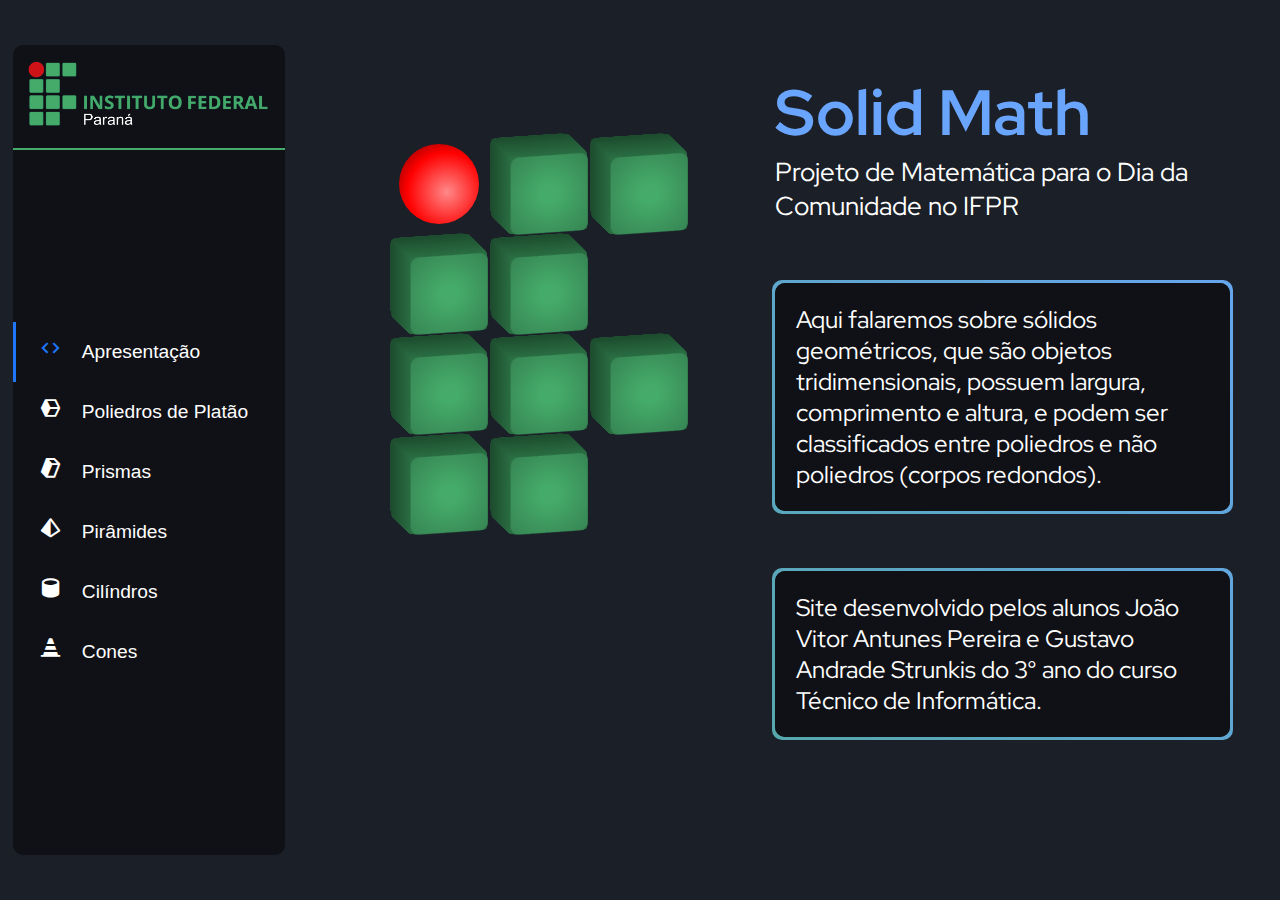
<file: index.html>
<!DOCTYPE html>
<html lang="pt-br">
    <head>
        <meta charset="UTF-8">
        <meta name="viewport" content="width=device-width, initial-scale=1.0">
        <link href="./styles/a1.css" rel="stylesheet" />
        <link rel="preconnect" href="https://fonts.googleapis.com">
        <link rel="preconnect" href="https://fonts.gstatic.com" crossorigin>
        <link href="https://fonts.googleapis.com/css2?family=Red+Hat+Display:ital,wght@0,300;0,400;0,500;0,600;0,700;0,800;0,900;1,300;1,400;1,500;1,600;1,700;1,800;1,900&family=Roboto:wght@100;700&display=swap" rel="stylesheet">
        <link href='https://unpkg.com/boxicons@2.1.4/css/boxicons.min.css' rel='stylesheet'>
        <title>SolidMath</title>
    </head>
    <body>
        <main class="main_1">
            <div class="barra_lateral">
                <div id="logoIFdiv">
                    <div id="bx-menu-container">
                        <i class='bx bx-menu'></i>
                        <span>Recolher Menu</span>
                    </div>
                    <a href="https://ifpr.edu.br" target="_blank"><img src="imagens/LogoIF0semfundoVerLetBranc.png" id="logoIF" alt=""></a>
                </div>
                <div class="ty_container">
                    <div id="item_1" class="ty_item" style="--s: 1;" onclick="ty_item_onClick(this.id);"><i class='bx bx-code' id="icon_1"></i><span>Apresentação</span></div>
                    <div id="item_2" class="ty_item" style="--s: 0;" onclick="ty_item_onClick(this.id);"><i class='bx bxs-cube-alt' id="icon_2"></i><span>Poliedros de Platão</span></div>
                    <div id="item_3" class="ty_item" style="--s: 0;" onclick="ty_item_onClick(this.id);"><i class='bx bxs-cuboid' id="icon_3"></i><span>Prismas</span></div>
                    <div id="item_4" class="ty_item" style="--s: 0;" onclick="ty_item_onClick(this.id);"><i class='bx bxs-pyramid' id="icon_4"></i><span>Pirâmides</span></div>
                    <div id="item_5" class="ty_item" style="--s: 0;" onclick="ty_item_onClick(this.id);"><i class='bx bxs-cylinder' id="icon_5"></i><span>Cilíndros</span></div>
                    <div id="item_6" class="ty_item" style="--s: 0;" onclick="ty_item_onClick(this.id);"><i class='bx bxs-traffic-cone' id="icon_6"></i><span>Cones</span></div>
                </div>
            </div>
            <div class="iframe_conteiner">
                <iframe class="iframe" src="./home/home.html"></iframe>
            </div>
        </main>
        
        <script src="./scripts/a1.js"></script>
    </body>
</html>
</file>
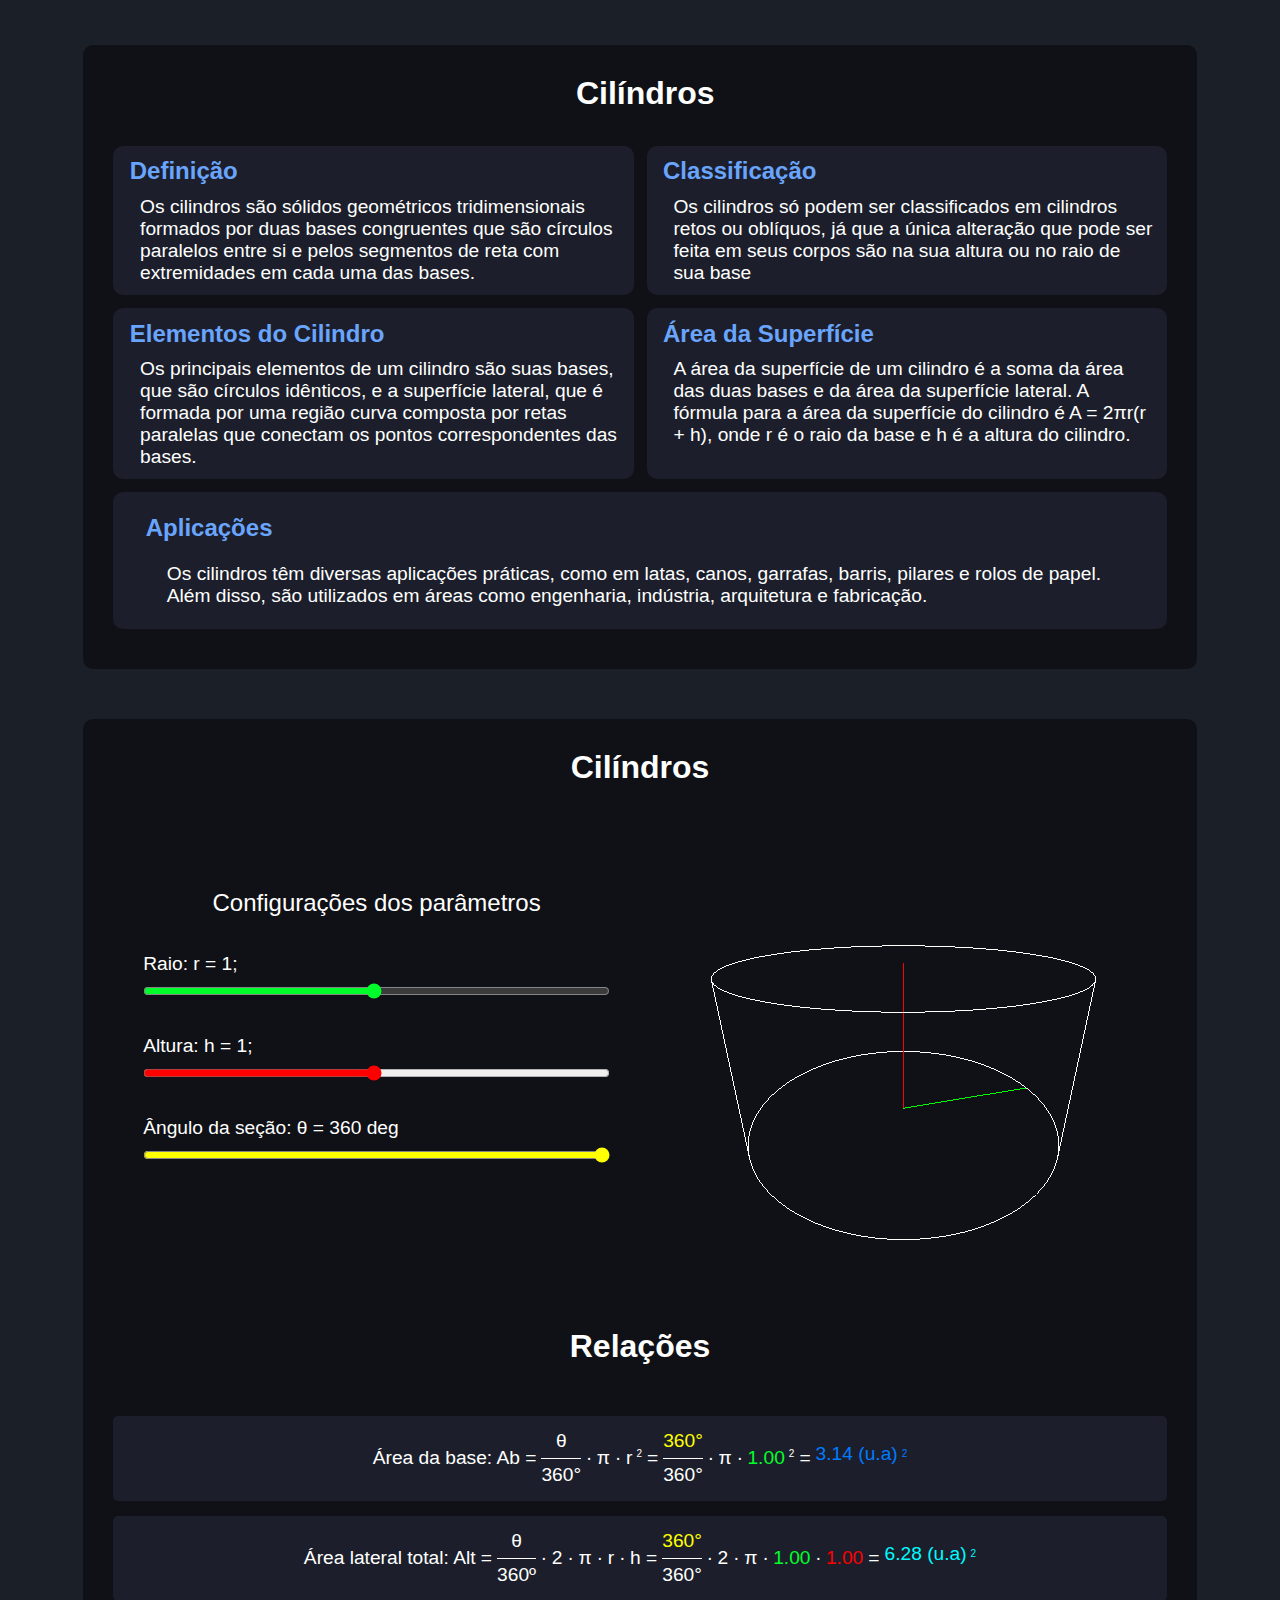
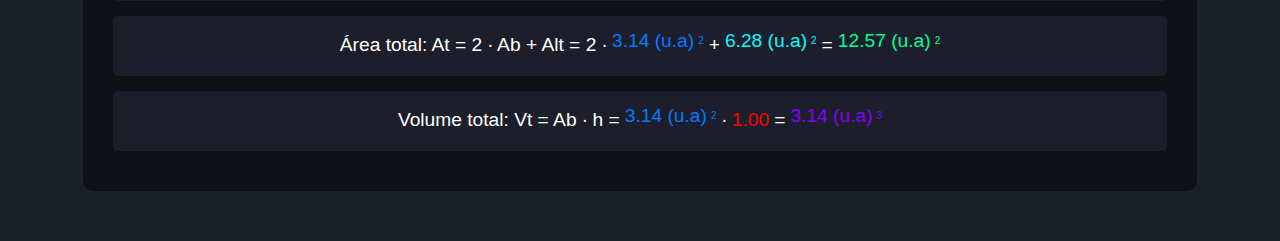
<file: cilindros/cilindros_1.html>
<!DOCTYPE html>
<html lang="pt-br">
    <head>
        <meta charset="UTF-8">
        <meta name="viewport" content="width=device-width, initial-scale=1.0">
        <link href="../styles/a1.css" rel="stylesheet" />
        <title>SolidMath</title>
    </head>
    <body>
        <div class="main_2">
            <div class="obj_conteiner_2 cilindros">
                <div class="obj_title_1">Cilíndros</div>
                <div id="cilindrosDef" class="divsDefs">
                    <h2>Definição</h2>
                    <p>Os cilindros são sólidos geométricos tridimensionais formados por duas bases congruentes que são círculos paralelos entre si e pelos segmentos de reta com extremidades em cada uma das bases.</p>
                </div>
                <div id="cilindrosClass" class="divsDefs">
                    <h2>Classificação</h2>
                    <p>Os cilindros só podem ser classificados em cilindros retos ou oblíquos, já que a única alteração que pode ser feita em seus corpos são na sua altura ou no raio de sua base</p>
                </div>
                <div id="cilindrosElementos" class="divsDefs">
                    <h2>Elementos do Cilindro</h2>
                    <p>Os principais elementos de um cilindro são suas bases, que são círculos idênticos, e a superfície lateral, que é formada por uma região curva composta por retas paralelas que conectam os pontos correspondentes das bases.</p>
                </div>
                <div id="cilindrosSuperficie" class="divsDefs">
                    <h2>Área da Superfície</h2>
                    <p>A área da superfície de um cilindro é a soma da área das duas bases e da área da superfície lateral. A fórmula para a área da superfície do cilindro é A = 2πr(r + h), onde r é o raio da base e h é a altura do cilindro.</p>
                </div>
                <div id="cilindrosAplicacoes" class="divsDefs">
                    <h2>Aplicações</h2>
                    <p>Os cilindros têm diversas aplicações práticas, como em latas, canos, garrafas, barris, pilares e rolos de papel. Além disso, são utilizados em áreas como engenharia, indústria, arquitetura e fabricação.</p>
                </div>
            </div>
            <div class="obj_conteiner_1">
                <div class="obj_title_1">Cilíndros</div>
                <div class="content_conteiner_1">
                    <div class="config_1">
                        <div class="config_content_conteiner_items_1">
                            <div class="config_title_1">Configurações dos parâmetros</div>
                            <br />
                            <br />
                            <div id="idLabel_1" class="label_1">Raio da base: r = 1</div>
                            <input id="idRange_1" type="range" class="inp_raio_2" min="1" max="100" value="50" />
                            <br />
                            <br />
                            <div id="idLabel_2" class="label_1">Altura: h = 1</div>
                            <input id="idRange_2" type="range" class="inp_h_1" min="1" max="100" value="50" />
                            <br />
                            <br />
                            <div id="idLabel_3" class="label_1">Ângulo da seção: θ = 360 deg</div>
                            <input id="idRange_3" type="range" class="inp_an_1" min="1" max="360" value="360" />
                        </div>
                    </div>
                    <div id="idD3_viewer_1" class="d3_viewer_1"></div>
                </div>
                <div class="values_conteiner_1">
                    <div class="values_title_1">Relações</div>
                    <div id="idOutLabel_1" class="outLabels_1">Área da base: Ab = <s></s><frac1><num1>θ</num1><div class="bar_1"></div><di1>360°</di1></frac1><s></s> ∙ π ∙ r<power_1>2</power_1><s></s>= <s></s><frac1><num1><th1_1></th1_1></num1><div class="bar_1"></div><di1>360°</di1></frac1><s></s> ∙ π ∙ <s></s><r1_1></r1_1><power_1>2</power_1><s></s>=<s></s><Ab1_1></Ab1_1></div>
                    <div id="idOutLabel_2" class="outLabels_1">Área lateral total: Alt = <s></s><frac1><num1>θ</num1><div class="bar_1"></div><di1>360º</di1></frac1><s></s> ∙ 2 ∙ π ∙ r ∙ h = <s></s><frac1><num1><th1_1></th1_1></num1><div class="bar_1"></div><di1>360°</di1></frac1><s></s> ∙ 2 ∙ π ∙ <s></s><r1_1></r1_1><s></s> ∙ <s></s><h1_1></h1_1><s></s>=<s></s><Alt1_1></Alt1_1></div>
                    <div id="idOutLabel_3" class="outLabels_1">Área total: At = 2 ∙ Ab + Alt = 2 ∙ <s></s><Ab1_1></Ab1_1><s></s> + <s></s><Alt1_1></Alt1_1><s></s> = <s></s><At1_1></At1_1></div>
                    <div id="idOutLabel_4" class="outLabels_1">Volume total: Vt = Ab ∙ h = <s></s><Ab1_1></Ab1_1><s></s> ∙ <s></s><h1_1></h1_1><s></s> = <s></s><Vt1_1></Vt1_1></div>
                </div>
            </div>
        </div>
        <script src="../three/build/three.js"></script>
        <script src="../scripts/cilindros_1.js"></script>
    </body>
</html>
</file>
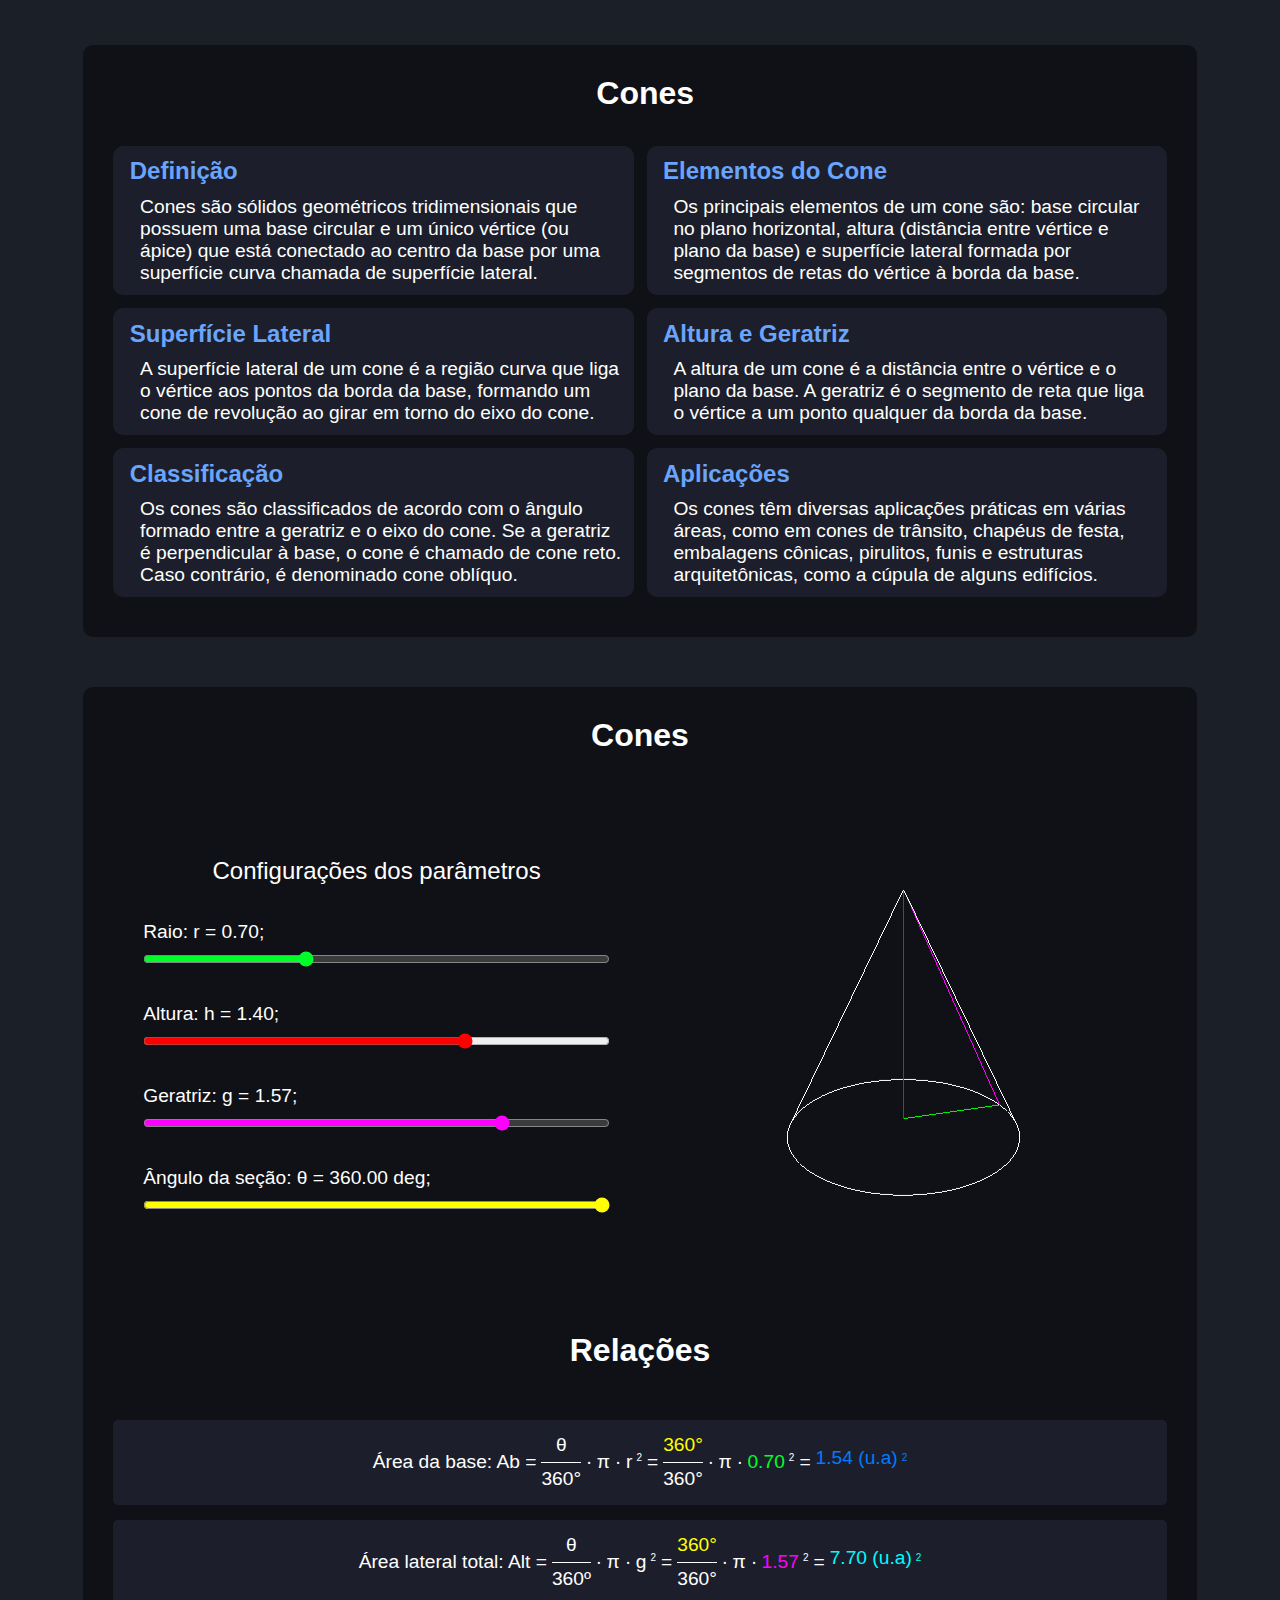
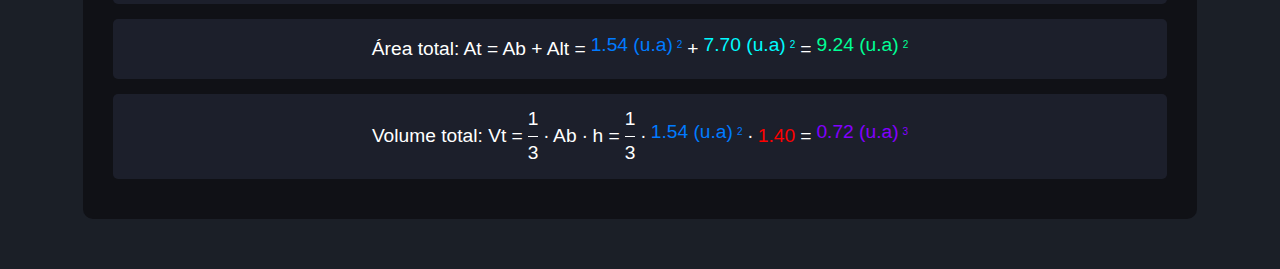
<file: cones/cones_1.html>
<!DOCTYPE html>
<html lang="pt-br">
    <head>
        <meta charset="UTF-8">
        <meta name="viewport" content="width=device-width, initial-scale=1.0">
        <link href="../styles/a1.css" rel="stylesheet" />
        <title>SolidMath</title>
    </head>
    <body>
        <div class="main_2">
                <div class="obj_conteiner_2 cones">
                    <div class="obj_title_1">Cones</div>
                    <div id="conesDef" class="divsDefs">
                        <h2>Definição</h2>
                        <p>Cones são sólidos geométricos tridimensionais que possuem uma base circular e um único vértice (ou ápice) que está conectado ao centro da base por uma superfície curva chamada de superfície lateral.</p>
                    </div>
                    <div id="conesElementos" class="divsDefs">
                        <h2>Elementos do Cone</h2>
                        <p>Os principais elementos de um cone são: base circular no plano horizontal, altura (distância entre vértice e plano da base) e superfície lateral formada por segmentos de retas do vértice à borda da base.</p>
                    </div>
                    <div id="conesSuperficie" class="divsDefs">
                        <h2>Superfície Lateral</h2>
                        <p>A superfície lateral de um cone é a região curva que liga o vértice aos pontos da borda da base, formando um cone de revolução ao girar em torno do eixo do cone.</p>
                    </div>
                    <div id="conesAltura" class="divsDefs">
                        <h2>Altura e Geratriz</h2>
                        <p>A altura de um cone é a distância entre o vértice e o plano da base. A geratriz é o segmento de reta que liga o vértice a um ponto qualquer da borda da base.</p>
                    </div>
                    <div id="conesClass" class="divsDefs">
                        <h2>Classificação</h2>
                        <p>Os cones são classificados de acordo com o ângulo formado entre a geratriz e o eixo do cone. Se a geratriz é perpendicular à base, o cone é chamado de cone reto. Caso contrário, é denominado cone oblíquo.</p>
                    </div>
                    <div id="conesAplicacoes" class="divsDefs">
                        <h2>Aplicações</h2>
                        <p>Os cones têm diversas aplicações práticas em várias áreas, como em cones de trânsito, chapéus de festa, embalagens cônicas, pirulitos, funis e estruturas arquitetônicas, como a cúpula de alguns edifícios.</p>
                    </div>
                </div>
                <div class="obj_conteiner_1">
                <div class="obj_title_1">Cones</div>
                <div class="content_conteiner_1">
                    <div class="config_1">
                        <div class="config_content_conteiner_items_1">
                            <div class="config_title_1">Configurações dos parâmetros</div>
                            <br />
                            <br />
                            <div id="idLabel_1" class="label_1">Raio da base: r = 1</div>
                            <input id="idRange_1" type="range" class="inp_raio_2" min="1" max="100" value="35" />
                            <br />
                            <br />
                            <div id="idLabel_2" class="label_1">Altura: h = 1</div>
                            <input id="idRange_2" type="range" class="inp_h_1" min="1" max="100" value="70" />
                            <br />
                            <br />
                            <div id="idLabel_4" class="label_1">Geratriz: g = 1</div>
                            <input id="idRange_4" type="range" class="inp_Lb_1" min="1" max="100" value="50" />
                            <br />
                            <br />
                            <div id="idLabel_3" class="label_1">Ângulo da seção: θ = 360 deg</div>
                            <input id="idRange_3" type="range" class="inp_an_1" min="1" max="360" value="360" />
                        </div>
                    </div>
                    <div id="idD3_viewer_1" class="d3_viewer_1"></div>
                </div>
                <br />
                <br />
                <div class="values_conteiner_1">
                    <div class="values_title_1">Relações</div>
                    <div id="idOutLabel_1" class="outLabels_1">Área da base: Ab = <s></s><frac1><num1>θ</num1><div class="bar_1"></div><di1>360°</di1></frac1><s></s> ∙ π ∙ r<power_1>2</power_1><s></s>= <s></s><frac1><num1><th1_1></th1_1></num1><div class="bar_1"></div><di1>360°</di1></frac1><s></s> ∙ π ∙ <s></s><r1_1></r1_1><power_1>2</power_1><s></s>=<s></s><Ab1_1></Ab1_1></div>
                    <div id="idOutLabel_2" class="outLabels_1">Área lateral total: Alt = <s></s><frac1><num1>θ</num1><div class="bar_1"></div><di1>360º</di1></frac1><s></s> ∙ π ∙ g<power_1>2</power_1><s></s> = <s></s><frac1><num1><th1_1></th1_1></num1><div class="bar_1"></div><di1>360°</di1></frac1><s></s> ∙ π ∙ <s></s><g1_1></g1_1><power_1>2</power_1><s></s>=<s></s><Alt1_1></Alt1_1></div>
                    <div id="idOutLabel_3" class="outLabels_1">Área total: At = Ab + Alt = <s></s><Ab1_1></Ab1_1><s></s> + <s></s><Alt1_1></Alt1_1><s></s> = <s></s><At1_1></At1_1></div>
                    <div id="idOutLabel_4" class="outLabels_1">Volume total: Vt = <s></s><frac1><num1>1</num1><div class="bar_1"></div><di1>3</di1></frac1><s></s> ∙ Ab ∙ h = <s></s><frac1><num1>1</num1><div class="bar_1"></div><di1>3</di1></frac1><s></s> ∙  <s></s><Ab1_1></Ab1_1><s></s> ∙ <s></s><h1_1></h1_1><s></s> = <s></s><Vt1_1></Vt1_1></div>
                </div>
            </div>
        </div>
        <script src="../three/build/three.js"></script>
        <script src="../scripts/cones_1.js"></script>
    </body>
</html>
</file>
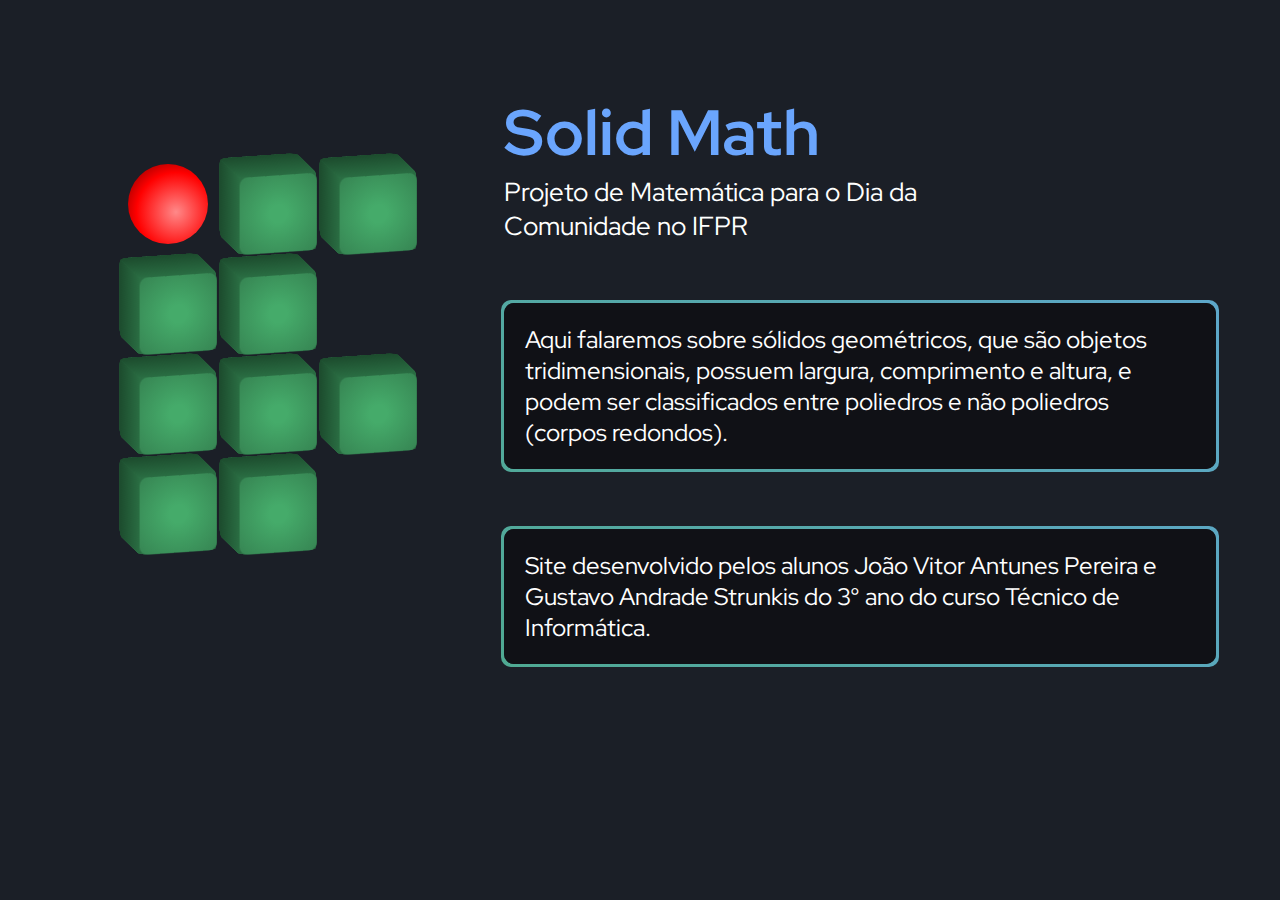
<file: home/home.html>
<!DOCTYPE html>
<html lang="en">
<head>
    <meta charset="UTF-8">
    <meta name="viewport" content="width=device-width, initial-scale=1.0">
    <link href="../styles/a1.css" rel="stylesheet" />
    <link rel="preconnect" href="https://fonts.googleapis.com">
    <link rel="preconnect" href="https://fonts.gstatic.com" crossorigin>
    <link href="https://fonts.googleapis.com/css2?family=Red+Hat+Display:ital,wght@0,300;0,400;0,500;0,600;0,700;0,800;0,900;1,300;1,400;1,500;1,600;1,700;1,800;1,900&family=Roboto:wght@100;700&display=swap" rel="stylesheet">
    <title>SolidMath</title>
</head>
<body>
    <div class="main_2" id="mainApresentacao">
        <div class="divApresentacao">
            <div id="logo" class="container">
                <div class="cardLogo" name="card1" id="sphereDiv">
                </div>
                <div class="cardLogo box" name="card2">
                    <div class="cube">
                        <div class="cube-side"></div>
                        <div class="cube-side"></div>
                        <div class="cube-side"></div>
                        <div class="cube-side"></div>
                        <div class="cube-side"></div>
                        <div class="cube-side"></div>
                        <div class="cube-side internal"></div>
                    </div>
                </div>
                <div class="cardLogo" name="card3">
                    <div class="cube">
                        <div class="cube-side"></div>
                        <div class="cube-side"></div>
                        <div class="cube-side"></div>
                        <div class="cube-side"></div>
                        <div class="cube-side"></div>
                        <div class="cube-side"></div>
                        <div class="cube-side internal"></div>
                    </div>
                </div>
                <div class="cardLogo" name="card4">
                    <div class="cube">
                        <div class="cube-side"></div>
                        <div class="cube-side"></div>
                        <div class="cube-side"></div>
                        <div class="cube-side"></div>
                        <div class="cube-side"></div>
                        <div class="cube-side"></div>
                        <div class="cube-side internal"></div>
                    </div>
                </div>
                <div class="cardLogo" name="card5">
                    <div class="cube">
                        <div class="cube-side"></div>
                        <div class="cube-side"></div>
                        <div class="cube-side"></div>
                        <div class="cube-side"></div>
                        <div class="cube-side"></div>
                        <div class="cube-side"></div>
                        <div class="cube-side internal"></div>
                    </div>
                </div>
                <br>
                <div class="cardLogo" name="card6">
                    <div class="cube">
                        <div class="cube-side"></div>
                        <div class="cube-side"></div>
                        <div class="cube-side"></div>
                        <div class="cube-side"></div>
                        <div class="cube-side"></div>
                        <div class="cube-side"></div>
                        <div class="cube-side internal"></div>
                    </div>
                </div>
                <div class="cardLogo" name="card7">
                    <div class="cube">
                        <div class="cube-side"></div>
                        <div class="cube-side"></div>
                        <div class="cube-side"></div>
                        <div class="cube-side"></div>
                        <div class="cube-side"></div>
                        <div class="cube-side"></div>
                        <div class="cube-side internal"></div>
                    </div>
                </div>
                <div class="cardLogo" name="card8">
                    <div class="cube">
                        <div class="cube-side"></div>
                        <div class="cube-side"></div>
                        <div class="cube-side"></div>
                        <div class="cube-side"></div>
                        <div class="cube-side"></div>
                        <div class="cube-side"></div>
                        <div class="cube-side internal"></div>
                    </div>
                </div>
                <div class="cardLogo" name="card9">
                    <div class="cube">
                        <div class="cube-side"></div>
                        <div class="cube-side"></div>
                        <div class="cube-side"></div>
                        <div class="cube-side"></div>
                        <div class="cube-side"></div>
                        <div class="cube-side"></div>
                        <div class="cube-side internal"></div>
                    </div>
                </div>
                <div class="cardLogo" name="card10">
                    <div class="cube">
                        <div class="cube-side"></div>
                        <div class="cube-side"></div>
                        <div class="cube-side"></div>
                        <div class="cube-side"></div>
                        <div class="cube-side"></div>
                        <div class="cube-side"></div>
                        <div class="cube-side internal"></div>
                    </div>
                </div>
            </div>
            <div id="apresentacao">
                <!-- <div class="sobre initCards">
                    <p>Este projeto foi feito para o Dia da Comunidade no IFPR.</p>
                    <p>Ele é um projeto de Matemática sobre sólidos geométricos, que são objetos tridimensionais, possuem largura, comprimento e altura, e podem ser classificados entre poliedros e não poliedros (corpos redondos).</p>
                </div>
                <div class="prod initCards">
                    <p>Ele foi desenvolvido pelos alunos João Vitor e Gustavo Andrade do 3° Ano de curso Técnico de Informática</p>
                </div> -->
                <div class="titulo">
                    <h2>Solid Math</h2>
                    <p>Projeto de Matemática para o Dia da Comunidade no IFPR</p>
                </div>
                <div class="borderInitCards">
                    <div class="sobre initCards">
                        <p>Aqui falaremos sobre sólidos geométricos, que são objetos tridimensionais, possuem largura, comprimento e altura, e podem ser classificados entre poliedros e não poliedros (corpos redondos).</p>
                    </div>
                </div>
                <div class="borderInitCards">
                    <div class="prod initCards">
                        <p>Site desenvolvido pelos alunos João Vitor Antunes Pereira e Gustavo Andrade Strunkis do 3° ano do curso Técnico de Informática.</p>
                    </div>
                </div>
            </div>
        </div>
    </div>
    <!-- <script src="../scripts/a1.js"></script> -->
</body>
</html>
</file>
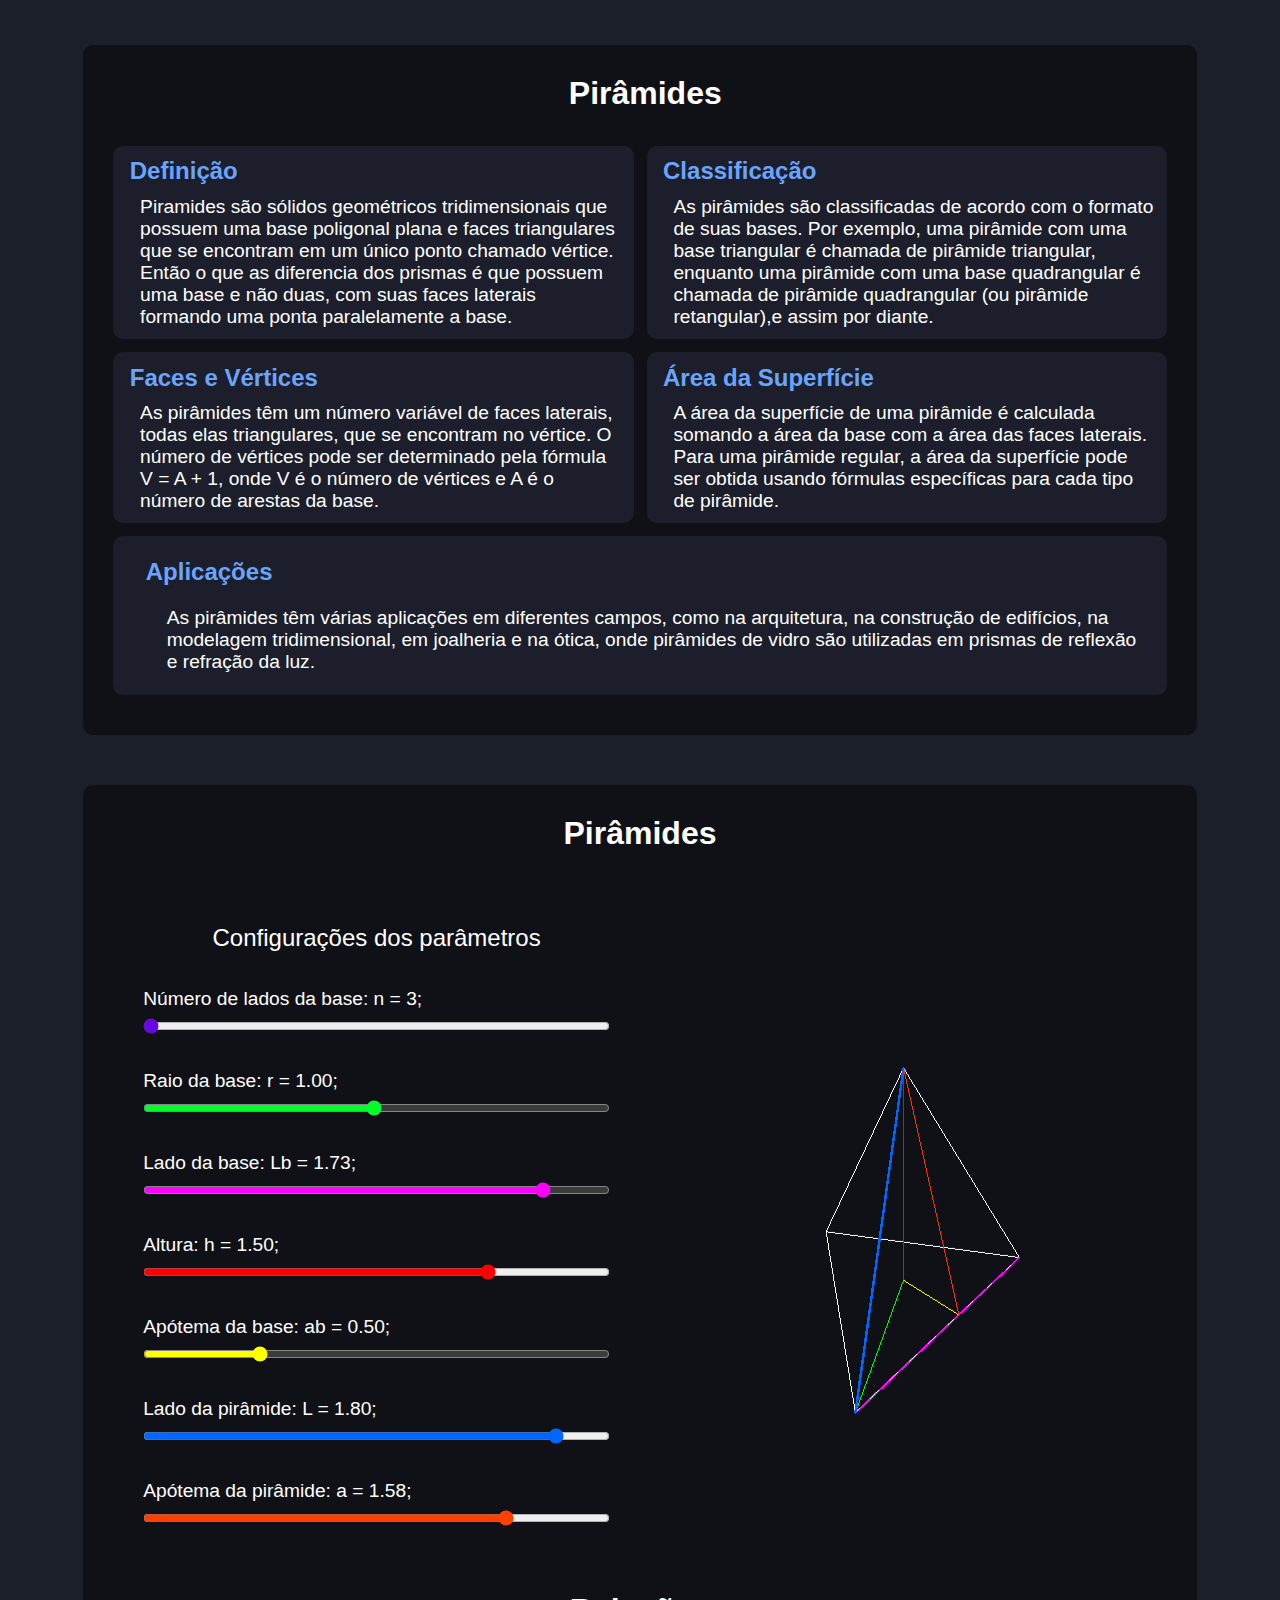
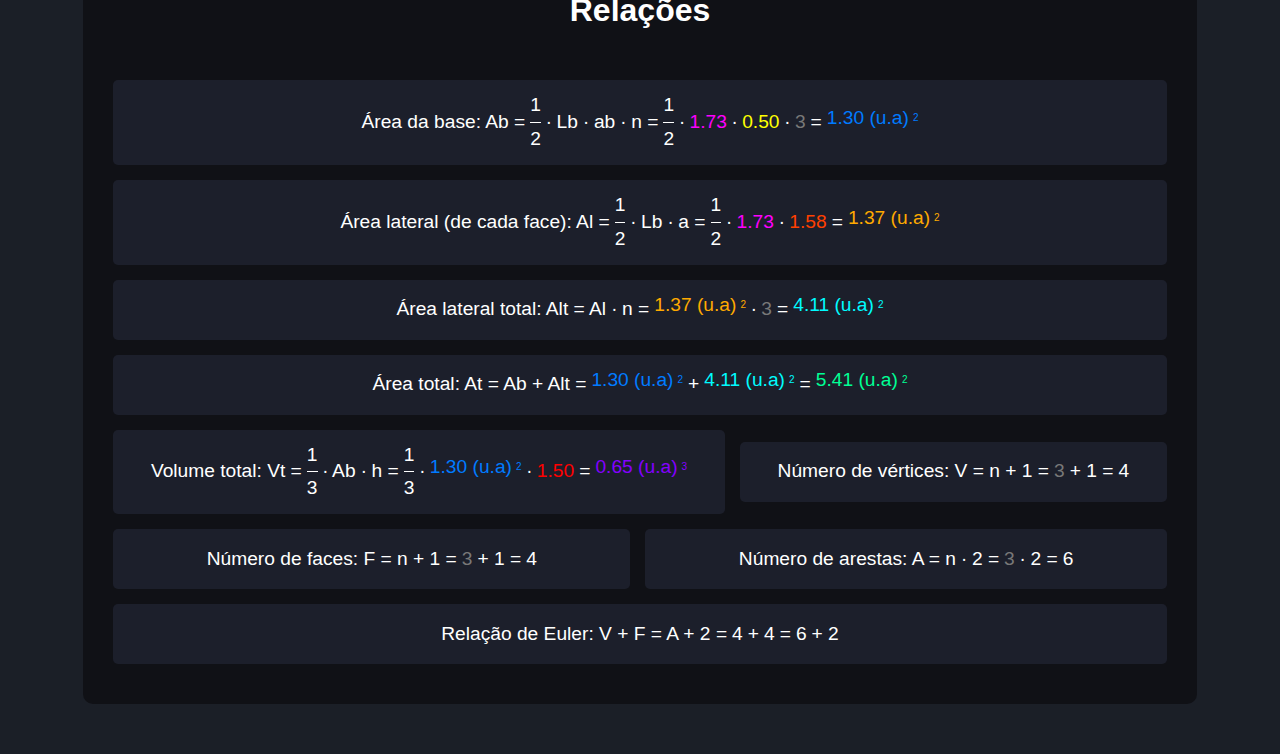
<file: piramides/piramides_1.html>
<!DOCTYPE html>
<html lang="pt-br">
    <head>
        <meta charset="UTF-8">
        <meta name="viewport" content="width=device-width, initial-scale=1.0">
        <link href="../styles/a1.css" rel="stylesheet" />
        <title>SolidMath</title>
    </head>
    <body>
        <div class="main_2">
            <div class="obj_conteiner_2 piramides">
                <div class="obj_title_1">Pirâmides</div>
                <div id="piramidesDef" class="divsDefs">
                    <h2>Definição</h2>
                    <p>Piramides são sólidos geométricos tridimensionais que possuem uma base poligonal plana e faces triangulares que se encontram em um único ponto chamado vértice. Então o que as diferencia dos prismas é que possuem uma base e não duas, com suas faces laterais formando uma ponta paralelamente a base.</p>
                </div>
                <div id="piramidesClass" class="divsDefs">
                    <h2>Classificação</h2>
                    <p>As pirâmides são classificadas de acordo com o formato de suas bases. Por exemplo, uma pirâmide com uma base triangular é chamada de pirâmide triangular, enquanto uma pirâmide com uma base quadrangular é chamada de pirâmide quadrangular (ou pirâmide retangular),e assim por diante.</p>
                </div>
                <div id="piramidesFacesVertices" class="divsDefs">
                    <h2>Faces e Vértices</h2>
                    <p>As pirâmides têm um número variável de faces laterais, todas elas triangulares, que se encontram no vértice. O número de vértices pode ser determinado pela fórmula V = A + 1, onde V é o número de vértices e A é o número de arestas da base.</p>
                </div>
                <div id="piramidesSuperficie" class="divsDefs">
                    <h2>Área da Superfície</h2>
                    <p>A área da superfície de uma pirâmide é calculada somando a área da base com a área das faces laterais. Para uma pirâmide regular, a área da superfície pode ser obtida usando fórmulas específicas para cada tipo de pirâmide.</p>
                </div>
                <div id="piramidesAplicacoes" class="divsDefs">
                    <h2>Aplicações</h2>
                    <p>As pirâmides têm várias aplicações em diferentes campos, como na arquitetura, na construção de edifícios, na modelagem tridimensional, em joalheria e na ótica, onde pirâmides de vidro são utilizadas em prismas de reflexão e refração da luz.</p>
                </div>
            </div>
            <div class="obj_conteiner_1">
                <div class="obj_title_1">Pirâmides</div>
                <div class="content_conteiner_1">
                    <div class="config_1">
                        <div class="config_content_conteiner_items_1">
                            <div class="config_title_1">Configurações dos parâmetros</div>
                            <br />
                            <br />
                            <div id="idLabel_1" class="label_1">Número de lados da base: n = 1;</div>
                            <input id="idRange_1" type="range" class="inp_raio_1" min="3" max="20" value="3" />
                            <br />
                            <br />
                            <div id="idLabel_2" class="label_1">Raio da base: r = 1;</div>
                            <input id="idRange_2" type="range" class="inp_raio_2" min="1" max="100" value="50" />
                            <br />
                            <br />
                            <div id="idLabel_4" class="label_1">Lado da base: Lb = 1;</div>
                            <input id="idRange_4" type="range" class="inp_Lb_1" min="1" max="100" value="50" />
                            <br />
                            <br />
                            <div id="idLabel_3" class="label_1">Altura: h = 1;</div>
                            <input id="idRange_3" type="range" class="inp_h_1" min="1" max="100" value="75" />
                            <br />
                            <br />
                            <div id="idLabel_5" class="label_1">Apótema da base: ab = 1;</div>
                            <input id="idRange_5" type="range" class="inp_ab_1" min="1" max="100" value="50" />
                            <br />
                            <br />
                            <div id="idLabel_6" class="label_1">Lado da pirâmide: L = 1;</div>
                            <input id="idRange_6" type="range" class="inp_L_1" min="1" max="100" value="50" />
                            <br />
                            <br />
                            <div id="idLabel_7" class="label_1">Apótema da pirâmide: a = 1;</div>
                            <input id="idRange_7" type="range" class="inp_a_1" min="1" max="100" value="50" />
                        </div>
                    </div>
                    <div id="idD3_viewer_1" class="d3_viewer_1"></div>
                </div>
                <br />
                <br />
                <div class="values_conteiner_1">
                    <div class="values_title_1">Relações</div>
                    <div id="idOutLabel_1" class="outLabels_1">Área da base: Ab = <s></s><frac1><num1>1</num1><div class="bar_1"></div><di1>2</di1></frac1><s></s> ∙ Lb ∙ ab ∙ n = <s></s><frac1><num1>1</num1><div class="bar_1"></div><di1>2</di1></frac1><s></s> ∙ <s></s><Lb1_1></Lb1_1><s></s> ∙ <s></s><ab_1></ab_1><s></s> ∙ <s></s><n1_1></n1_1><s></s>=<s></s><Ab1_1></Ab1_1></div>
                    <div id="idOutLabel_5" class="outLabels_1">Área lateral (de cada face): Al = <s></s><frac1><num1>1</num1><div class="bar_1"></div><di1>2</di1></frac1><s></s> ∙ Lb ∙ a = <s></s><frac1><num1>1</num1><div class="bar_1"></div><di1>2</di1></frac1><s></s> ∙ <s></s><Lb1_1></Lb1_1><s></s> ∙ <s></s><a1_1></a1_1><s></s>=<s></s><Al1_1></Al1_1></div>
                    <div id="idOutLabel_2" class="outLabels_1">Área lateral total: Alt = Al ∙ n = <s></s><Al1_1></Al1_1><s></s> ∙ <s></s><n1_1></n1_1><s></s> = <s></s><Alt1_1></Alt1_1></div>
                    <div id="idOutLabel_3" class="outLabels_1">Área total: At = Ab + Alt = <s></s><Ab1_1></Ab1_1><s></s> + <s></s><Alt1_1></Alt1_1><s></s> = <s></s><At1_1></At1_1></div>
                    <div id="idOutLabel_4" class="outLabels_1">Volume total: Vt = <s></s><frac1><num1>1</num1><div class="bar_1"></div><di1>3</di1></frac1><s></s> ∙ Ab ∙ h = <s></s><frac1><num1>1</num1><div class="bar_1"></div><di1>3</di1></frac1><s></s> ∙  <s></s><Ab1_1></Ab1_1><s></s> ∙ <s></s><h1_1></h1_1><s></s> = <s></s><Vt1_1></Vt1_1></div>
                    <div id="idOutLabel_6" class="outLabels_1">Número de vértices: V = n + 1 = <s></s><n1_1></n1_1><s></s> + 1 = <s></s><nV1_1></nV1_1></div>
                    <div id="idOutLabel_7" class="outLabels_1">Número de faces: F = n + 1 = <s></s><n1_1></n1_1><s></s> + 1 = <s></s><nF1_1></nF1_1></div>
                    <div id="idOutLabel_8" class="outLabels_1">Número de arestas: A = n ∙ 2 = <s></s><n1_1></n1_1><s></s> ∙ 2 = <s></s><nA1_1></nA1_1></div>
                    <div id="idOutLabel_9" class="outLabels_1">Relação de Euler: V + F = A + 2 = <s></s><nV1_1></nV1_1><s></s> + <s></s><nF1_1></nF1_1><s></s> = <s></s><nA1_1></nA1_1><s></s> + 2</div>
                </div>
            </div>
        </div>
        <script src="../three/build/three.js"></script>
        <script src="../scripts/piramides_1.js"></script>
    </body>
</html>
</file>
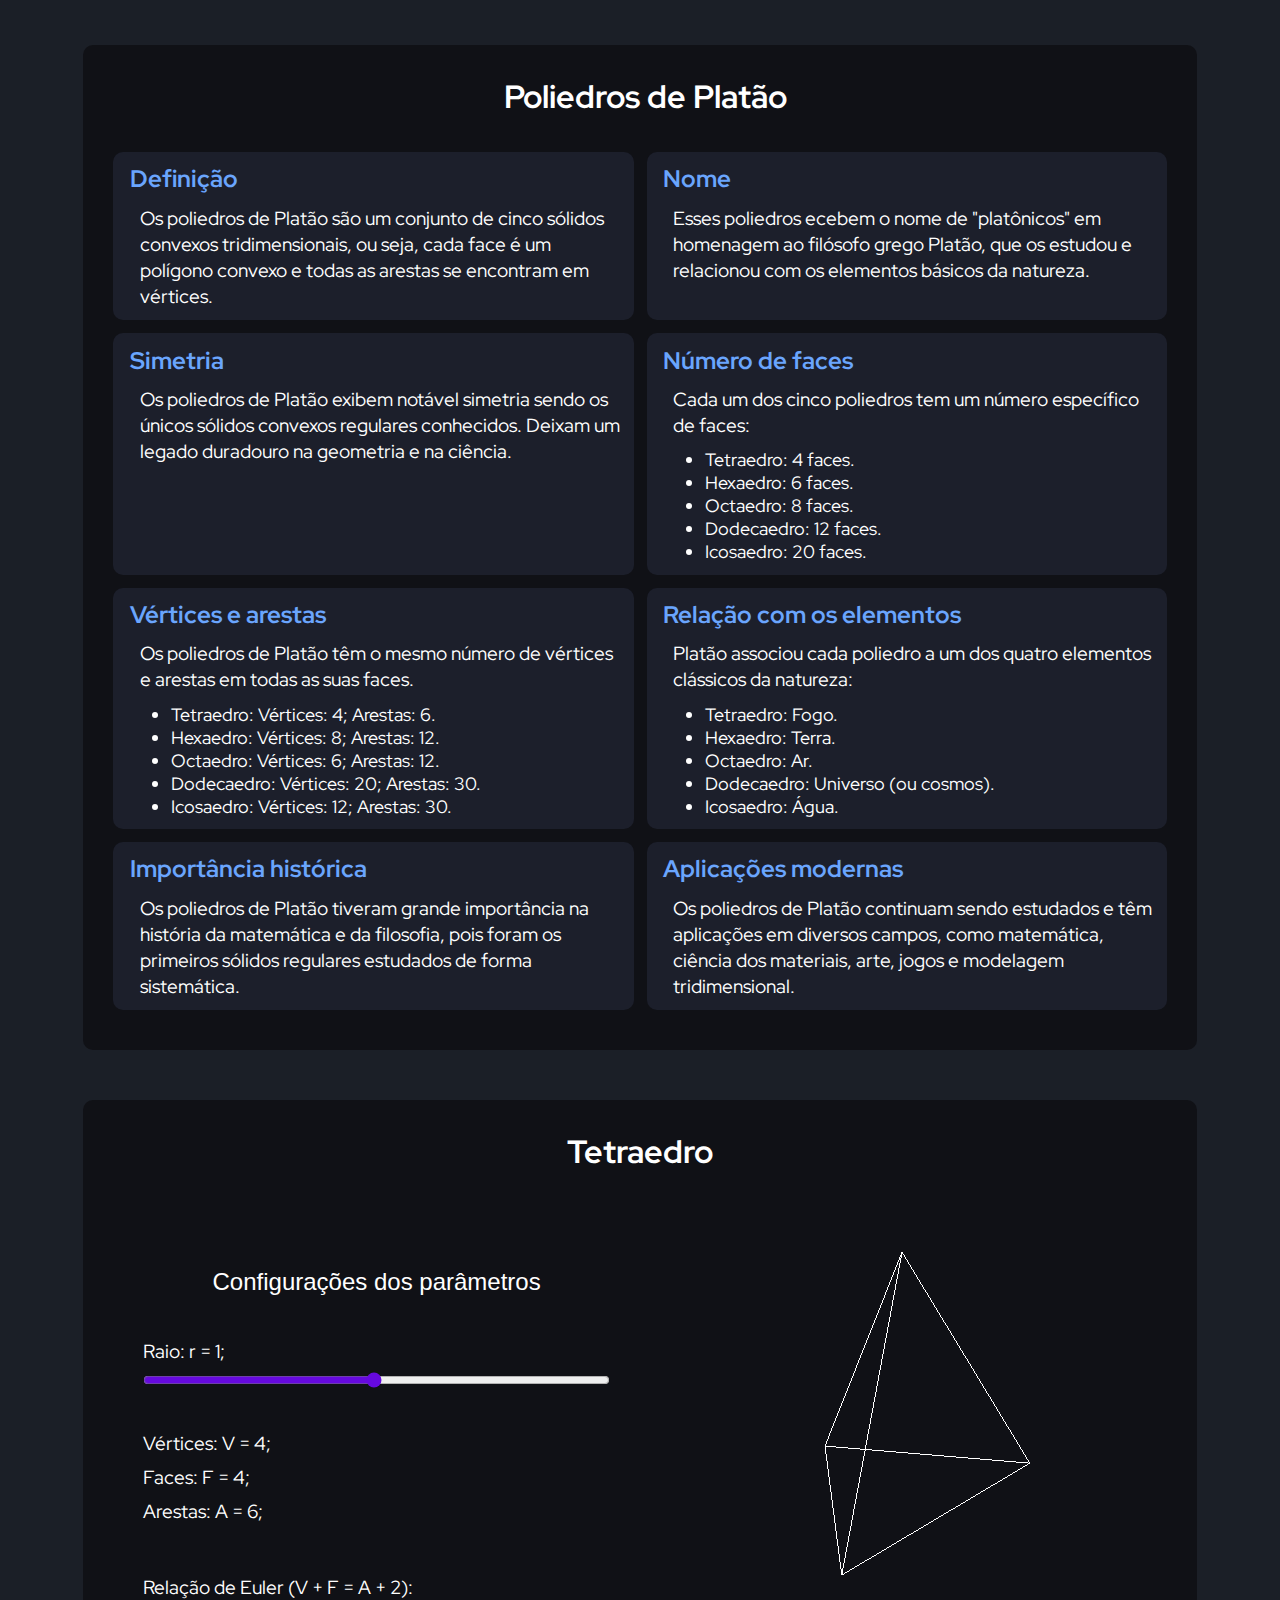
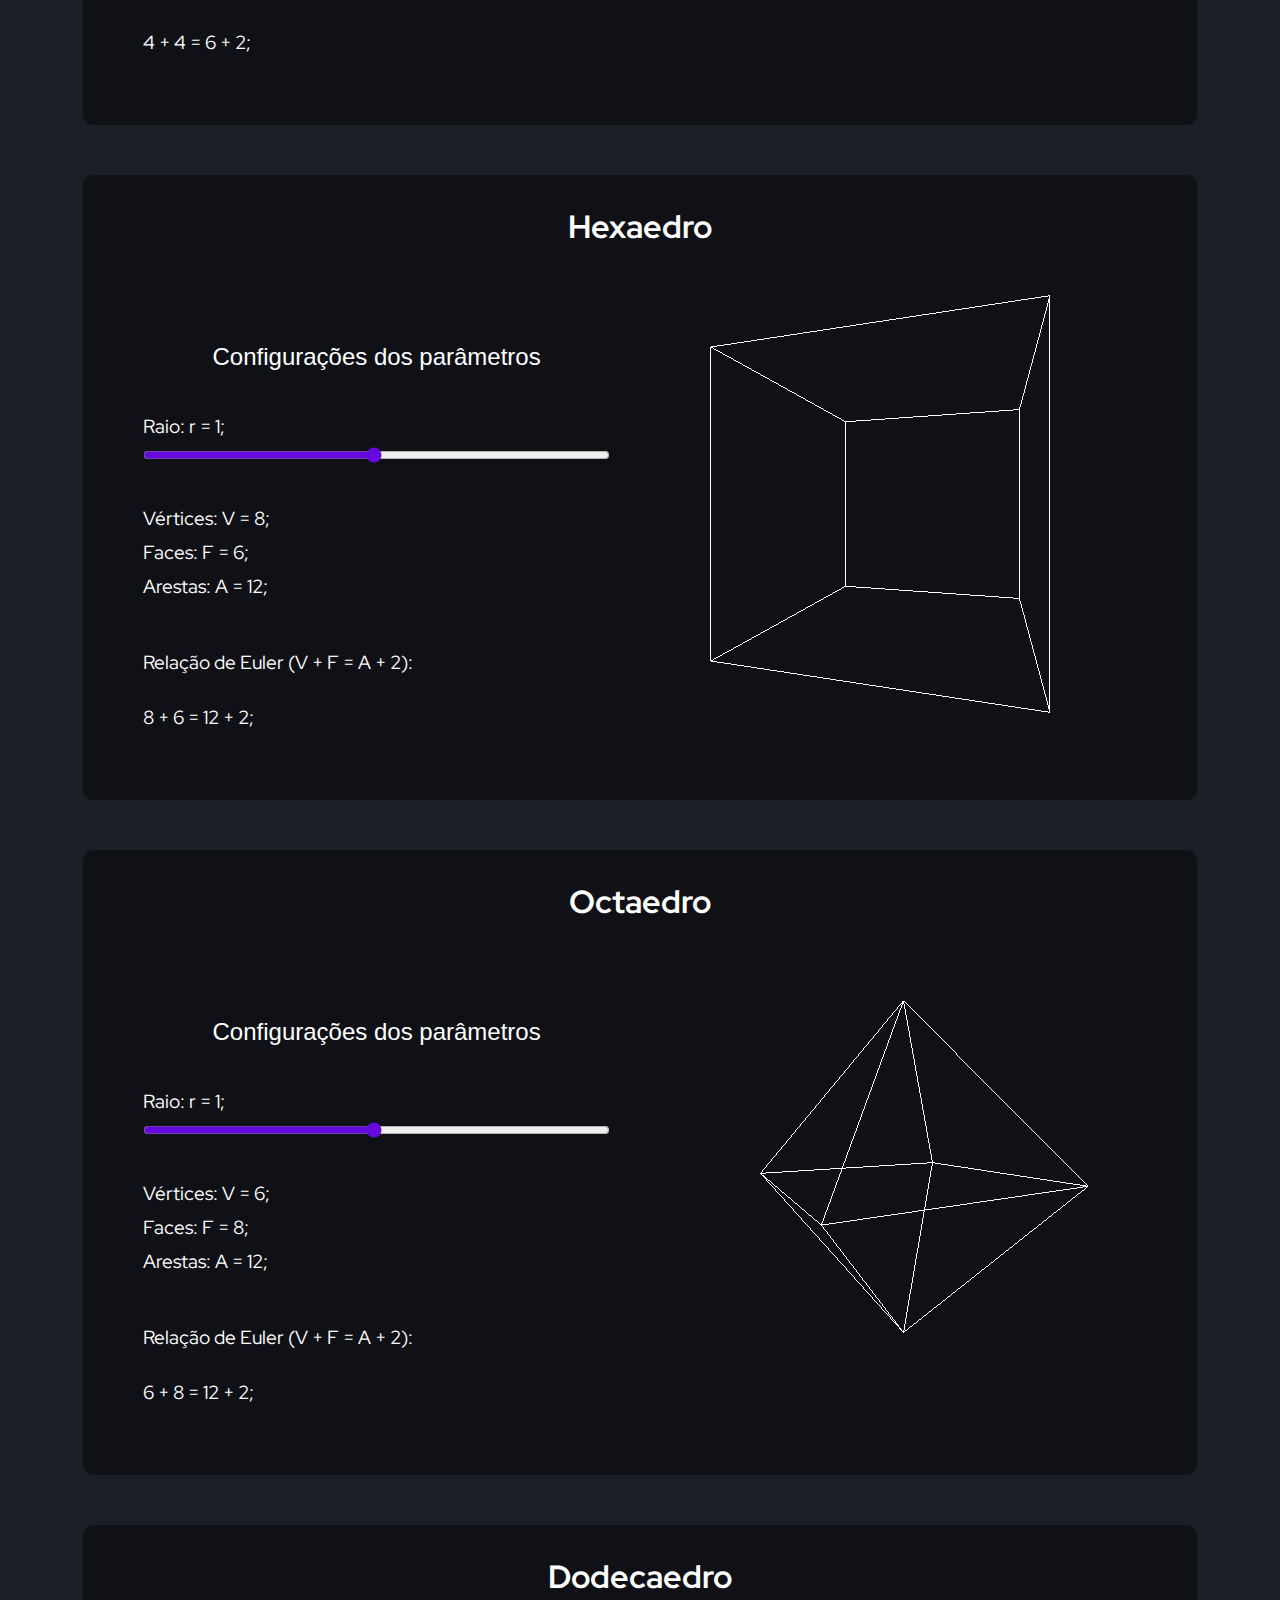
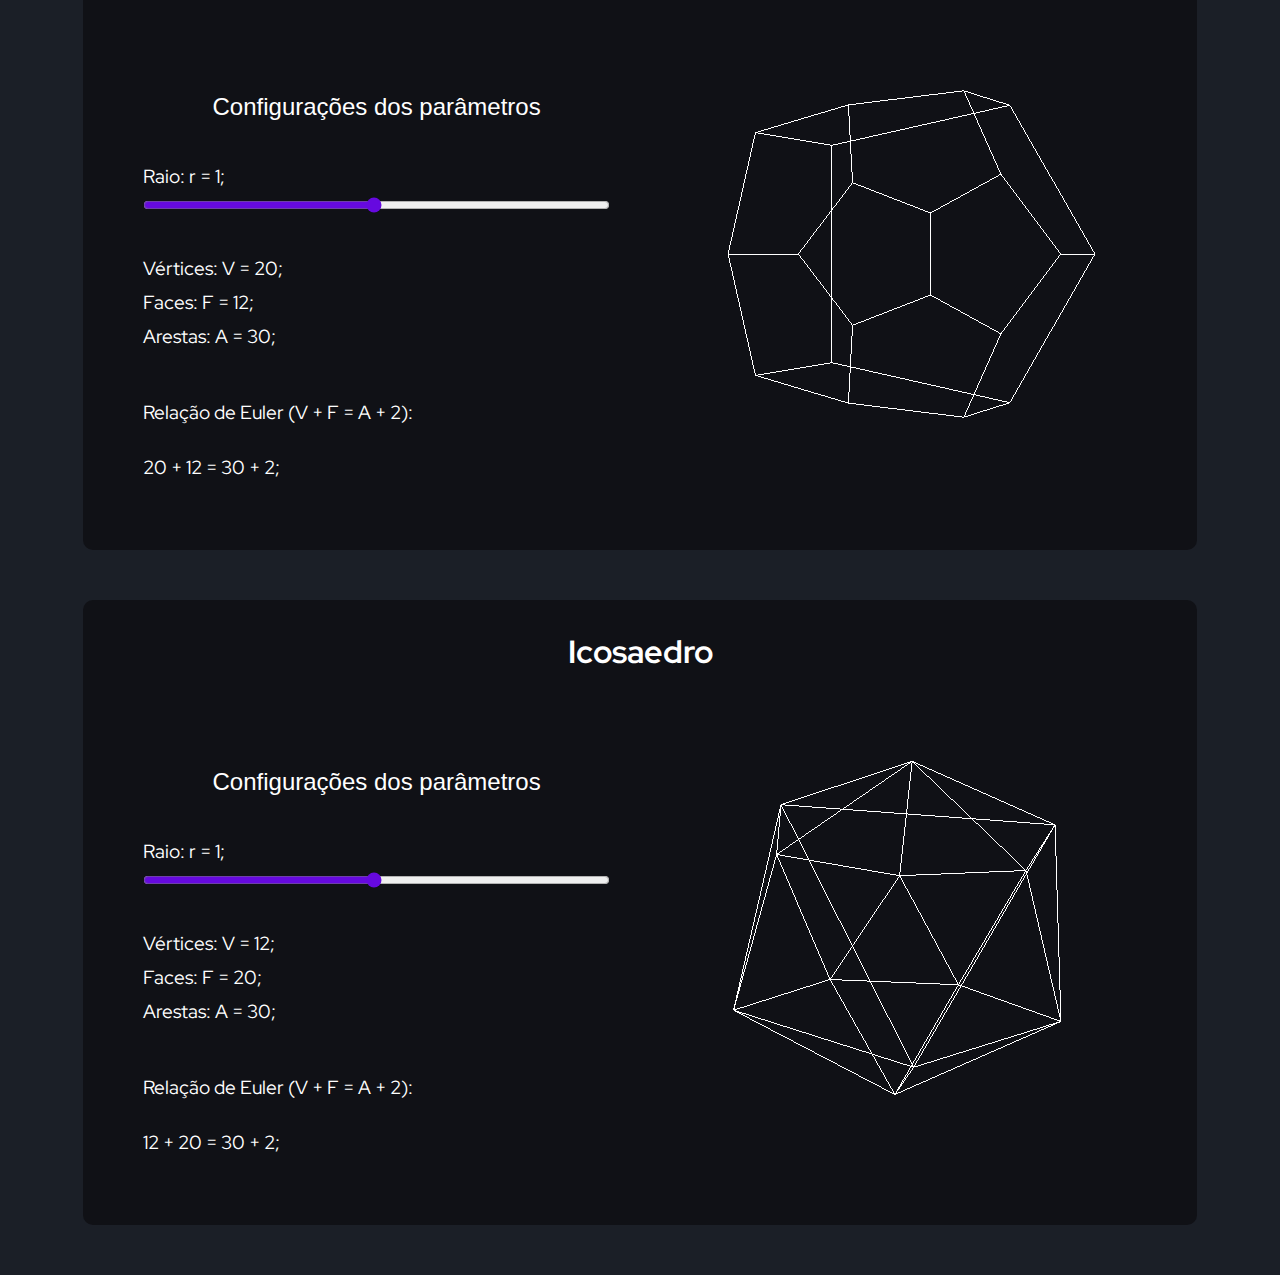
<file: poliedros_platao/poliedros_platao_1.html>
<!DOCTYPE html>
<html lang="pt-br">
    <head>
        <meta charset="UTF-8">
        <meta name="viewport" content="width=device-width, initial-scale=1.0">
        <link href="../styles/a1.css" rel="stylesheet" />
        <link rel="preconnect" href="https://fonts.googleapis.com">
        <link rel="preconnect" href="https://fonts.gstatic.com" crossorigin>
        <link href="https://fonts.googleapis.com/css2?family=Red+Hat+Display:ital,wght@0,300;0,400;0,500;0,600;0,700;0,800;0,900;1,300;1,400;1,500;1,600;1,700;1,800;1,900&family=Roboto:wght@100;700&display=swap" rel="stylesheet">
        <title>SolidMath</title>
    </head>
    <body>
        <div class="main_2">
            <!-- <div class="obj_conteiner_2 poliPlat"> -->
            <div class="obj_conteiner_2">
                <div class="obj_title_1">Poliedros de Platão</div>
                <div id="defPoliPlat" class="divsDefs">
                    <h2>Definição</h2>
                    <p>Os poliedros de Platão são um conjunto de cinco sólidos convexos tridimensionais, ou seja, cada face é um polígono convexo e todas as arestas se encontram em vértices.</p>
                </div>
                <div id="nomePoliPlat" class="divsDefs">
                    <h2>Nome</h2>
                    <p>Esses poliedros ecebem o nome de "platônicos" em homenagem ao filósofo grego Platão, que os estudou e relacionou com os elementos básicos da natureza.</p>
                </div>
                <div id="simetriaPoliPlat" class="divsDefs">
                    <h2>Simetria</h2>
                    <p>Os poliedros de Platão exibem notável simetria sendo os únicos sólidos convexos regulares conhecidos. Deixam um legado duradouro na geometria e na ciência.</p>
                </div>
                <div id="facesPoliPlat" class="divsDefs">
                    <h2>Número de faces</h2>
                    <p>Cada um dos cinco poliedros tem um número específico de faces:</p>
                    <ul>
                        <li>Tetraedro: 4 faces.</li>
                        <li>Hexaedro: 6 faces.</li>
                        <li>Octaedro: 8 faces.</li>
                        <li>Dodecaedro: 12 faces.</li>
                        <li>Icosaedro: 20 faces.</li>
                    </ul>
                </div>
                <div id="vertPoliPlat" class="divsDefs">
                    <h2>Vértices e arestas</h2>
                    <p>Os poliedros de Platão têm o mesmo número de vértices e arestas em todas as suas faces.</p>
                    <ul>
                        <li>Tetraedro: Vértices: 4; Arestas: 6.</li>
                        <li>Hexaedro: Vértices: 8; Arestas: 12.</li>
                        <li>Octaedro: Vértices: 6; Arestas: 12.</li>
                        <li>Dodecaedro: Vértices: 20; Arestas: 30.</li>
                        <li>Icosaedro: Vértices: 12; Arestas: 30.</li>
                    </ul>
                </div>
                <div id="relacaoElementosPoliPlat" class="divsDefs">
                    <h2>Relação com os elementos</h2>
                    <p>Platão associou cada poliedro a um dos quatro elementos clássicos da natureza:</p>
                    <ul>
                        <li>Tetraedro: Fogo.</li>
                        <li>Hexaedro: Terra.</li>
                        <li>Octaedro: Ar.</li>
                        <li>Dodecaedro: Universo (ou cosmos).</li>
                        <li>Icosaedro: Água.</li>
                    </ul>
                </div>
                <div id="importanciaHistoricaPoliPlat" class="divsDefs">
                    <h2>Importância histórica</h2>
                    <p>Os poliedros de Platão tiveram grande importância na história da matemática e da filosofia, pois foram os primeiros sólidos regulares estudados de forma sistemática.</p>
                </div>
                <div id="aplicacoesModernasPoliPlat" class="divsDefs">
                    <h2>Aplicações modernas</h2>
                    <p>Os poliedros de Platão continuam sendo estudados e têm aplicações em diversos campos, como matemática, ciência dos materiais, arte, jogos e modelagem tridimensional.</p>
                </div>
            </div>
            <div class="obj_conteiner_1">
                <div class="obj_title_1">Tetraedro</div>
                <div class="content_conteiner_1">
                    <div class="config_1">
                        <div class="config_content_conteiner_items_1">
                            <div class="config_title_1">Configurações dos parâmetros</div>
                            <br />
                            <br />
                            <div id="idLabel_1" class="label_1">Raio: r = 1;</div>
                            <input id="idRange_1" type="range" class="inp_raio_1" min="1" max="100" value="50" />
                            <br />
                            <br />
                            <div class="label_1">Vértices: V = 4;</div>
                            <div class="label_1">Faces: F = 4;</div>
                            <div class="label_1">Arestas: A = 6;</div>
                            <br />
                            <br />
                            <div class="label_1">Relação de Euler (V + F = A + 2): </div>
                            <br />
                            <div class="label_1">4 + 4 = 6 + 2;</div>
                        </div>
                    </div>
                    <div id="idD3_viewer_1" class="d3_viewer_1"></div>
                </div>
            </div>
            <div class="obj_conteiner_1">
                <div class="obj_title_1">Hexaedro</div>
                <div class="content_conteiner_1">
                    <div class="config_1">
                        <div class="config_content_conteiner_items_1">
                            <div class="config_title_1">Configurações dos parâmetros</div>
                            <br />
                            <br />
                            <div id="idLabel_2" class="label_1">Raio: r = 1;</div>
                            <input id="idRange_2" type="range" class="inp_raio_1" min="1" max="100" value="50" />
                            <br />
                            <br />
                            <div class="label_1">Vértices: V = 8;</div>
                            <div class="label_1">Faces: F = 6;</div>
                            <div class="label_1">Arestas: A = 12;</div>
                            <br />
                            <br />
                            <div class="label_1">Relação de Euler (V + F = A + 2): </div>
                            <br />
                            <div class="label_1">8 + 6 = 12 + 2;</div>
                        </div>
                    </div>
                    <div id="idD3_viewer_2" class="d3_viewer_1"></div>
                </div>
            </div>
            <div class="obj_conteiner_1">
                <div class="obj_title_1">Octaedro</div>
                <div class="content_conteiner_1">
                    <div class="config_1">
                        <div class="config_content_conteiner_items_1">
                            <div class="config_title_1">Configurações dos parâmetros</div>
                            <br />
                            <br />
                            <div id="idLabel_3" class="label_1">Raio: r = 1;</div>
                            <input id="idRange_3" type="range" class="inp_raio_1" min="1" max="100" value="50" />
                            <br />
                            <br />
                            <div class="label_1">Vértices: V = 6;</div>
                            <div class="label_1">Faces: F = 8;</div>
                            <div class="label_1">Arestas: A = 12;</div>
                            <br />
                            <br />
                            <div class="label_1">Relação de Euler (V + F = A + 2): </div>
                            <br />
                            <div class="label_1">6 + 8 = 12 + 2;</div>
                        </div>
                    </div>
                    <div id="idD3_viewer_3" class="d3_viewer_1"></div>
                </div>
            </div>
            <div class="obj_conteiner_1">
                <div class="obj_title_1">Dodecaedro</div>
                <div class="content_conteiner_1">
                    <div class="config_1">
                        <div class="config_content_conteiner_items_1">
                            <div class="config_title_1">Configurações dos parâmetros</div>
                            <br />
                            <br />
                            <div id="idLabel_4" class="label_1">Raio: r = 1;</div>
                            <input id="idRange_4" type="range" class="inp_raio_1" min="1" max="100" value="50" />
                            <br />
                            <br />
                            <div class="label_1">Vértices: V = 20;</div>
                            <div class="label_1">Faces: F = 12;</div>
                            <div class="label_1">Arestas: A = 30;</div>
                            <br />
                            <br />
                            <div class="label_1">Relação de Euler (V + F = A + 2): </div>
                            <br />
                            <div class="label_1">20 + 12 = 30 + 2;</div>
                        </div>
                    </div>
                    <div id="idD3_viewer_4" class="d3_viewer_1"></div>
                </div>
            </div>
            <div class="obj_conteiner_1">
                <div class="obj_title_1">Icosaedro</div>
                <div class="content_conteiner_1">
                    <div class="config_1">
                        <div class="config_content_conteiner_items_1">
                            <div class="config_title_1">Configurações dos parâmetros</div>
                            <br />
                            <br />
                            <div id="idLabel_5" class="label_1">Raio: r = 1;</div>
                            <input id="idRange_5" type="range" class="inp_raio_1" min="1" max="100" value="50" />
                            <br />
                            <br />
                            <div class="label_1">Vértices: V = 12;</div>
                            <div class="label_1">Faces: F = 20;</div>
                            <div class="label_1">Arestas: A = 30;</div>
                            <br />
                            <br />
                            <div class="label_1">Relação de Euler (V + F = A + 2): </div>
                            <br />
                            <div class="label_1">12 + 20 = 30 + 2;</div>
                        </div>
                    </div>
                    <div id="idD3_viewer_5" class="d3_viewer_1"></div>
                </div>
            </div>
        </div>
        <script src="../three/build/three.js"></script>
        <script src="../scripts/tetraedro_1.js"></script>
        <script src="../scripts/hexaedro_1.js"></script>
        <script src="../scripts/octaedro_1.js"></script>
        <script src="../scripts/dodecaedro_1.js"></script>
        <script src="../scripts/icosaedro_1.js"></script>
    </body>
</html>
</file>
<file: styles/a1.css>
/* 
    barra_lateral_1
*/

*{
    padding: 0px;
    margin: 0px;
    box-sizing: border-box;
}

body{
    height: auto;
    background: rgb(27, 31, 39);
}

body:has(> .main_1){
    width: 100vw;
}

body:has(> .main_1)::-webkit-scrollbar{
    width: 0px;
}

.p, h1, h2, h3, h4, h5, h6, a, div{
    color: white;
    font-family: 'Red Hat Display', sans-serif;
    text-decoration: none;
}



:root{
    --title-color: #45ab6a;
    --subtitle-color-2: #6AA5FD;
    --subtitle-color: #1e77fc;

    --ty_item_left_padding: 20px;

    --ty_item_height: 60px;
}

.main_1{
    display: flex;
    flex-direction: row;
    width: 100%;
    height: 100vh;
    justify-content: center;
    align-items: start;
}

.barra_lateral{
    position: relative;
    display: flex;
    flex-direction: column;
    width: 350px;
    min-height: 90vh;
    top: 5vh;

    justify-content: start;
    align-items: center;

    border-radius: 10px;
    
    background: rgb(16, 17, 22);
    margin-left: 1vw;
}

.barra_lateral *{
    user-select: none;
}

.iframe_conteiner{
    display: flex;
    flex-direction: column;
    width: 100%;
    /* min-height: 100vh;
    flex-grow: 1; */
    border: none;
}

.iframe{
    display: flex;
    flex-direction: column;
    width: 100%;
    height: 100vh;
    border: none;
}

.ty_container{
    display: flex;
    flex-direction: column;
    width: 100%;
    height: 100%;
    flex-grow: 1;
    justify-content: center;
    align-items: center;
    /* gap: 10px; */
}

.ty_item{
    width: 100%;
    height: var(--ty_item_height);
    /* background: rgb(26, 26, 26); */
    font-family: Arial, Helvetica, sans-serif;
    font-size: 1.2em;
    color: white;
    line-height: var(--ty_item_height);
    border-left: 3px rgb(30, 119, 252, var(--s)) solid;
    /* border-left: 3px solid rgb(69, 171, 106, var(--s)); */
    padding-left: calc(var(--ty_item_left_padding) + 3px);
    /* padding-right: var(--ty_item_left_padding); */
}

.ty_item:hover{
    background: rgb(calc(20 + 10 * var(--s)), calc(20 + 10 * var(--s)), calc(20 + 10 * var(--s)), 0.9);
    cursor: pointer;
}

#item_6{
    border-radius: 0px 0px 10px 0px;
}

.main_2{
    display: flex;
    flex-direction: column;
    align-items: center;
    width: 100%;
    min-height: 100vh;
    padding-top: 5vh;
}

div#mainApresentacao{
    padding-top: 0;
}


.obj_conteiner_1{
    display: flex;
    flex-direction: column;
    width: 87%;
    min-height: 300px;
    height: auto;
    background: rgb(16, 17, 22);
    border-radius: 10px;
    padding: 30px;
    padding-top: 30px;
    padding-bottom: 40px;
    margin-bottom: 50px;
    justify-content: center;
    align-items: center;
}

.obj_conteiner_2{
    width: 87%;
    min-height: 300px;
    height: auto;
    background: rgb(16, 17, 22);
    border-radius: 10px;
    padding: 30px;
    padding-top: 30px;
    padding-bottom: 40px;
    margin-bottom: 50px;
    justify-content: center;
    display: flex;
    flex-wrap: wrap;
    grid-row-gap: 13px;
    grid-column-gap: 13px;
    
}

.obj_conteiner_2 div.divsDefs{
    background-color: rgb(28, 31, 43);
    border-radius: 10px;
    transition: .4s;
    width: 40%;
    min-width: 300px;
    flex-grow: 1;
    border: 1px solid rgba(255, 255, 255, 0);
}

div.paralelepipedos div#defParalelepipedos{
    width: 100%;
}

div.poliPlat div.divsDefs{
    background-color: rgb(28, 31, 43);
    border-radius: 10px;
    transition: .4s;
    min-width: 350px;
    width: 30%;
    flex-grow: 1;
    border: 1px solid rgba(255, 255, 255, 0);
}

.obj_conteiner_2 div.divsDefs:hover, .outLabels_1:hover{
    box-shadow: 0px 2px 14px rgba(255, 255, 255, 0.116);
    border: 1px solid rgba(255, 255, 255, 0.274);
    /* transform: translate(-5px, -5px); */
}

.obj_conteiner_2 div.obj_title_1{
    padding-left: 1%;
    grid-column: span 3;
    margin-bottom: 2%;
}

.obj_conteiner_2 div h2{
    color: var(--subtitle-color-2);
    padding-left: 1%;
    margin: 2%;
}

.obj_conteiner_2 div p{
    padding-left: 3%;
    font-size: 1.2em;
    margin: 2%;
}

.obj_conteiner_2 div ul{
    padding-left: 11%;
    font-size: 1.1em;
    margin-bottom: 2%;
}
.obj_title_1{
    /* --h_size: 60px; */

    width: 100%;
    /* height: var(--h_size);
    line-height: var(--h_size); */
    text-align: center;
    font-size: 32px;
    font-weight: bold;
}

.obj_title_2{
    /* --h_size: 60px; */

    width: 100%;
    /* height: var(--h_size);
    line-height: var(--h_size); */
    text-align: center;
    font-size: 26px;
    font-weight: bold;
}

.content_conteiner_1{
    display: flex;
    flex-direction: row;
    width: 100%;
    justify-content: center;
    align-items: center;
    flex-wrap: wrap-reverse;
}

.content_conteiner_2{
    display: flex;
    flex-direction: row;
    width: 100%;
    justify-content: center;
    align-items: center;
    padding-top: 20px;
    padding-left: 50px;
    padding-right: 50px;
}

.equations_1{
    display: flex;
    flex-direction: column;
    width: 50%;
    height: 50vh;
}

.wValues_1{
    display: flex;
    flex-direction: column;
    width: 50%;
    height: 50vh;
}

.content_conteiner_fronter_1{
    width: 2px;
    height: 50vh;
    background: white;
}

.config_1{
    display: flex;
    flex-direction: column;
    width: 50%;
    /* border: 1px white solid; */
}

.d3_viewer_1{
    display: flex;
    flex-direction: column;
    min-width: 300px;
    width: 50%;
    /* min-width: 450px; */
    /* height: 60vh; */
    height: 40vw;
}

.config_title_1{
    color: white;
    font-family: Arial, Helvetica, sans-serif;
    font-size: 1.5em;
    text-align: center;
    margin-top: 8vh;
}

.config_content_conteiner_items_1{
    display: flex;
    flex-direction: column;
    width: 100%;
    min-height: 50vh;
    padding-left: 30px;
    padding-right: 30px;
}

.label_1{
    margin-bottom: 8px;
    font-size: 1.2em;
}

input[type="range"]{
    outline: none;
}

input[type="range"]:focus{
    outline: none;
}

.inp_raio_1{
    accent-color: rgb(102, 9, 223);
    /* accent-color: rgb(8, 187, 207); */
}

.inp_L_1{
    accent-color: #0066ff;
}

.inp_a_1{
    accent-color: rgb(255, 64, 0);
}

.inp_h_1{
    accent-color: red;
}

.inp_raio_2{
    accent-color: rgb(0, 255, 42);
}

.inp_Lb_1{
    accent-color: rgb(255, 0, 255);
}

.inp_ab_1{
    accent-color: rgb(255, 255, 0);
}

.inp_an_1{
    accent-color: rgb(255, 255, 0);
}

.values_conteiner_1{
    /* width: 95%; */
    width: 100%;
    display: flex;
    flex-wrap: wrap;
    /* padding: 30px; */
    padding-top: 30px;
    /* padding-bottom: 40px; */
    justify-content: center;
    align-items: center;
    display: flex;
    flex-wrap: wrap;
    grid-row-gap: 15px;
    grid-column-gap: 15px;
    font-size: 1.2em;
}

.values_title_1{
    color: white;
    font-family: Arial, Helvetica, sans-serif;
    font-size: 22px;
    text-align: center;
    /* margin-top: 4vh; */
    /* --h_size: 60px; */

    width: 100%;
    /* height: var(--h_size);
    line-height: var(--h_size); */
    text-align: center;
    font-size: 32px;
    font-weight: bold;
    margin-bottom: 4vh;
}

power_1{
    display: flex;
    flex-direction: column;
    margin-left: 4px;
    font-size: 10px;
    text-align: center;
    margin-bottom: 8px;
}



.outLabels_1{
    display: flex;
    flex-direction: row;
    justify-content: center;
    align-items: center;
    text-align: center;
    background-color: rgb(28, 31, 43);
    border-radius: 5px;
    transition: .4s;
    flex-grow: 1;
    border: 1px solid rgba(255, 255, 255, 0);
    min-height: 60px;
    border: 1px solid rgba(255, 255, 255, 0);
    padding: 10px 5px;
    flex-wrap: wrap;
    line-height: 1.5em;
}

/* .outLabels_1:hover{
    box-shadow: 1px 1px 20px 3px rgba(255, 255, 255, 0.116);
    border: 1px solid rgba(255, 255, 255, 0.274);
} */

s{
    width: 5px;
}

frac1{
    display: flex;
    flex-direction: column;
    justify-content: center;
    align-items: center;
    gap: 2px;
}

.bar_1{
    width: 100%;
    height: 1px;
    background: white;
}

th1_1{
    display: flex;
    flex-direction: row;
    color: rgb(255, 255, 0);
}

r1_1{
    display: flex;
    flex-direction: row;
    color: rgb(0, 255, 42);
}

h1_1{
    display: flex;
    flex-direction: row;
    color: red;
}

g1_1{
    display: flex;
    flex-direction: row;
    color: rgb(255, 0, 255);
}

Ab1_1{
    display: flex;
    flex-direction: row;
    color: rgb(0, 123, 255);
}

Alt1_1{
    display: flex;
    flex-direction: row;
    color: rgb(0, 251, 255);
}

At1_1{
    display: flex;
    flex-direction: row;
    color: rgb(0, 255, 149);
}

Vt1_1{
    display: flex;
    flex-direction: row;
    color: rgb(132, 0, 255);
}

Lb1_1{
    display: flex;
    flex-direction: row;
    color: rgb(255, 0, 255);
}

ab_1{
    display: flex;
    flex-direction: row;
    color: rgb(255, 255, 0);
}

a1_1{
    display: flex;
    flex-direction: row;
    color: rgb(255, 64, 0);
}

Al1_1{
    display: flex;
    flex-direction: row;
    color: rgb(255, 170, 0);
}

n1_1{
    display: flex;
    flex-direction: row;
    color: rgb(120, 120, 120);
}

img#logoIF{
    position: relative;
    width: 90%;
    margin: 5%;
    /* width: 250px; */
}

#logoIFdiv a{
    width: 100%;
    /* margin: 5px; */
}

#logoIFdiv{
    width: 100%;
    border-radius: 0px 10px 0px 0px;
    border-bottom: 2px solid var(--title-color);
    display: flex;
    justify-content: center;
    align-items: center;
    font-size: 1.2em;
    text-align: center;
    cursor: pointer;
}

#bx-menu-container i, #bx-menu-container span{
    display: none;
}

#bx-menu-container{
    display: flex;
    flex-direction: row;
    justify-content: center;
    align-items: center;
    width: 100%;
    /* flex-grow: 1; */
    display: none;
}

div.divsDefs{
    margin: 0;
}


i.bx{
    /* margin: 15px; */
    margin-right: var(--ty_item_left_padding);
}


div#logo{
    display: grid;
    grid-template-columns: 1fr 1fr 1fr;
    transform-style: preserve-3d;
    grid-gap: 25px;
    max-width: 400px;
    position: relative;
    padding: 30px;
    max-height: 500px;
    flex-grow: 1;
    scale: 0.8;
    /* scale: calc(40px / 100px); */
}

div#logo div.cardLogo{
    background-color: var(--title-color);
    width: 100px;
    height: 100px;
    border-radius: 15px;
}

div#logo div.cardLogo:nth-child(1){
    background: radial-gradient(circle at 30% 30%, rgba(255,137,137,1) 0%, rgba(255,0,0,1) 25%, rgba(139,0,0,1) 39%);
    border-radius: 50%;
    background-size: 200% 200%;
    animation: sphereRotate 4s infinite;
}

div#logo div.cardLogo:nth-child(1) .cube-side {
    position: absolute;
    width: 100%;
    height: 100%;
    background-position: center;
    background-size: cover;
    background-color: red;
    border: 2px solid black;
    border-radius: 50%;
}

div#logo div.cardLogo div.internal{
    border-radius: 0;
    background-color: rgba(42,110,67,1);
    width: 98%;
    height: 98%;
    margin: 1px;
}

.cube {
    width: 100%;
    height: 100%;
    position: relative;
    transform-style: preserve-3d;
    transition-duration: 2s;
    animation: cubeRotate 4s infinite;
        transform: rotateX(-15deg) rotateY(15deg);
}

@keyframes sphereRotate{
    0%{
        background-position: 30% 30%;
    }
    25%{
        background-position: 30% 0%;
    }
    50%{
        background-position: 0% 30%;
    }
    75%{
        background-position: 0% 0%;
    }
    100%{
        background-position: 30% 30%;
    }
}

@keyframes cubeRotate{
    0%{
        transform: rotateX(15deg) rotateY(-15deg);
    }
    25%{
        transform: rotateX(-15deg) rotateY(-15deg);
    }
    50%{
        transform: rotateX(15deg) rotateY(15deg);
    }
    75%{
        transform: rotateX(-15deg) rotateY(15deg);
    }
    100%{
        transform: rotateX(15deg) rotateY(-15deg);
    }
}


.cube-side {
    position: absolute;
    width: 100%;
    height: 100%;
    background-position: center;
    background-size: cover;
    background-color: var(--title-color);
    /* border: 2px solid black; */
    border-radius: 10px;
}

.cube-side:nth-child(1) {
    transform: rotateY(0deg) translateZ(3.1em);
    background: rgb(69,171,106);
    background: radial-gradient(circle, rgba(69,171,106,1) 16%, rgba(55,135,84,1) 94%, rgba(42,110,67,1) 100%); 
}
.cube-side:nth-child(2) {
    transform: rotateY(90deg) translateZ(3.1em);
    background-image: linear-gradient(to right,#2a6e43, #1c4b2d);
}
.cube-side:nth-child(3) {
    transform: rotateY(180deg) translateZ(3.1em);
    background-image: linear-gradient(to left,#2a6e43, #1c4b2d);
    background-color: #1c4b2d;
}
.cube-side:nth-child(4) {
    transform: rotateY(-90deg) translateZ(3.1em);
    background-image: linear-gradient(to left,#2a6e43, #1c4b2d);
}
.cube-side:nth-child(5) {
    transform: rotateX(-90deg) translateZ(3.1em);
    background-image: linear-gradient(to bottom,#2a6e43, #1c4b2d);
}
.cube-side:nth-child(6) {
    transform: rotateX(90deg) translateZ(3.1em);
    background-image: linear-gradient(to top,#2a6e43, #1c4b2d);
}

div.divApresentacao{
    width: 90%;
    display: flex;
    flex-wrap: wrap;
    /* margin: 7%; */
    margin-top: 7%;
    justify-content: center;
    gap: 40px;
}

div#apresentacao{
    /* --scale_1: 1; */

    /* width: 100%; */
    padding-top: 0;
    /* margin-left: 3%; */
    width: clamp(300px, 50%, 100%);
    flex-grow: 1;
    /* flex-grow: var(--scale_1); */
}

div#apresentacao h2{
    font-size: 4em;
    color: var(--subtitle-color-2);
}

div#apresentacao div.titulo p{
    font-size: 1.6em;
    margin-bottom: 10px;
}

div.tituloApresentacao{
    font-size: 4em;
    margin-bottom: 5%;
    width: 100%;
}

div.initCards{
    background-color: rgb(16, 17, 22);
    border-radius: 10px;
    transition: .4s;
    border: 1px solid rgba(255, 255, 255, 0);
    margin-top: 60px;
    padding: 20px;
}

div.initCards p{
    font-size: 1.5em;
}

div.titulo{
    max-width: 500px;
}

.borderInitCards {
    background: #1D1F20;
    position: relative;
    border-radius: 10px;
}
  
.borderInitCards:after {
    content: '';
    position: absolute;
    top: -3px;
    left: -3px;
    height: calc(100% + 6px);
    width: calc(100% + 6px);
    background: linear-gradient(45deg, var(--title-color), var(--subtitle-color-2),var(--subtitle-color));
    border-radius: 10px;
    z-index: -1;
    animation: animatedgradient 8s ease alternate infinite;
    background-size: 600% 600%;
}

@keyframes animatedgradient {
    0% { background-position: 0% 50%; }
    50% { background-position: 100% 50%; }
    100% { background-position: 0% 50%; }
}

/* @media (max-width: 1950px){
    div#apresentacao, div#logo{
        margin: auto;
        margin-bottom: 10%;
    }
} */

.bx{
    font-size: 1.2em !important;
}


@media (max-width: 500px){
    
}

@media (max-width: 800px){
    .ty_item span, #logoIFdiv a{
        display: none;
    }

    #bx-menu-container i{
        display: block;
        margin: 0px;
    }

    #bx-menu-container{
        display: flex;
    }

    #logoIFdiv{
        border: none;
        height: var(--ty_item_height);
    }

    .barra_lateral{
        width: 50px;
        margin: 0px;
        border-radius: 0px 10px 10px 0px;
        background: rgba(16, 17, 22, 0.9);
    }

    .ty_item{
        display: flex;
        flex-direction: row;
        justify-content: center;
        align-items: center;
        padding: 0px;
        border: none;
    }

    .ty_item i{
        margin: 0px;
    }


    .barra_lateral_2{
        position: fixed;
        left: 0px;
        top: 5vh;
        width: 350px !important;
    }
    
    .barra_lateral_2 .ty_container .ty_item{
        justify-content: left !important;
        align-items: center !important;
        border-left: 3px rgb(30, 119, 252, var(--s)) solid !important;
        padding-left: calc(var(--ty_item_left_padding) + 3px) !important;
    }
    
    .barra_lateral_2 .ty_container .ty_item i{
        margin-right: var(--ty_item_left_padding) !important;
    }
    
    .barra_lateral_2 .ty_container .ty_item span{
        display: block;
    }
    
    .barra_lateral_2 #logoIFdiv #bx-menu-container i{
        margin-right: var(--ty_item_left_padding) !important;
    }
    
    .barra_lateral_2 #logoIFdiv #bx-menu-container span{
        display: block !important;
    }
    
    .barra_lateral_2 #logoIFdiv #bx-menu-container{
        justify-content: left !important;
        align-items: center !important;
        /* border-left: 3px rgb(30, 119, 252, var(--s)) solid !important; */
        padding-left: calc(var(--ty_item_left_padding) + 6px) !important;
    }



    .d3_viewer_1, .config_1{
        width: 90%;
    }

    .config_1 div{
        padding: 0px;
    }

    .d3_viewer_1{
        height: 80vw;
    }
}

@media (max-width: 1000px){

}

@media (max-width: 1200px){
    
}

@media (min-width: 1400px){
    
}
</file>
